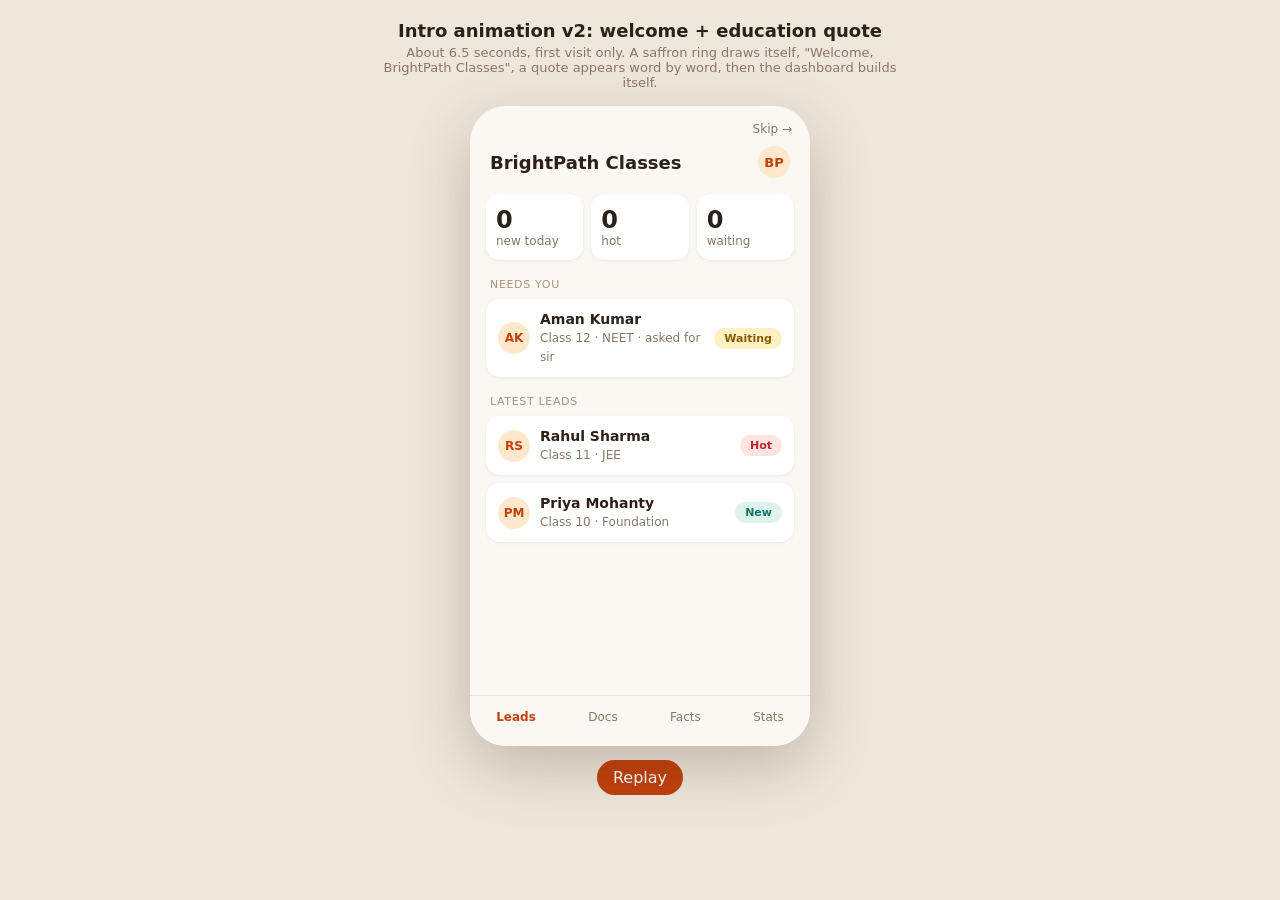
<file: docs/specs/2026-10-20-dashboard-redesign/intro-animation.html>
<!DOCTYPE html>
<html lang="en">
<head>
<meta charset="utf-8">
<meta name="viewport" content="width=device-width, initial-scale=1">
<title>Intro animation preview v2</title>
<style>
  :root { --bg: #fbf8f3; --ink: #2b2118; --muted: #8a7766; --accent: #c2410c; --soft: #ffe8cc; --card: #fff; }
  * { box-sizing: border-box; }
  body { margin: 0; background: #efe7dc; font-family: Inter, system-ui, sans-serif; color: var(--ink); display: flex; flex-direction: column; align-items: center; padding: 20px; }
  h2 { margin: 0 0 4px; font-size: 18px; } p.note { margin: 0 0 16px; color: var(--muted); font-size: 13px; text-align: center; max-width: 520px; }
  .stage { width: 340px; height: 640px; background: var(--bg); border-radius: 36px; box-shadow: 0 20px 60px rgba(60,40,20,.25); position: relative; overflow: hidden; }
  .controls { margin-top: 14px; } .controls button { font: inherit; padding: 8px 16px; border-radius: 99px; border: 0; background: var(--accent); color: #fff; cursor: pointer; }
  .skip { position: absolute; top: 16px; right: 18px; font-size: 12px; color: var(--muted); z-index: 10; }

  /* Welcome scene */
  .intro { position: absolute; inset: 0; display: flex; flex-direction: column; align-items: center; justify-content: center; padding: 0 30px; text-align: center; animation: leave .6s 5.2s forwards; }
  .glow { position: absolute; width: 260px; height: 260px; border-radius: 50%; background: radial-gradient(circle, rgba(255,186,120,.45), rgba(251,248,243,0) 70%); top: 120px; opacity: 0; animation: fadeIn 1.2s .2s forwards, breathe 3s 1.4s infinite; }
  .mark { position: relative; width: 84px; height: 84px; }
  .mark circle { fill: none; stroke: var(--accent); stroke-width: 4; stroke-linecap: round; stroke-dasharray: 240; stroke-dashoffset: 240; animation: draw 1s .2s ease-out forwards; }
  .mark path { fill: var(--accent); opacity: 0; transform-origin: 42px 42px; transform: scale(.5); animation: popIn .5s .9s forwards; }
  .hello { margin-top: 22px; font-size: 13px; letter-spacing: .14em; text-transform: uppercase; color: var(--muted); opacity: 0; animation: up .5s 1.2s forwards; }
  .name { margin-top: 6px; font-size: 26px; font-weight: 800; opacity: 0; animation: up .6s 1.4s forwards; }
  .quote { margin-top: 34px; font-family: Georgia, "Times New Roman", serif; font-size: 18px; line-height: 1.5; font-style: italic; color: #4a3a2c; }
  .quote .w { opacity: 0; display: inline-block; transform: translateY(6px); filter: blur(4px); }
  .by { margin-top: 12px; font-size: 13px; color: var(--accent); font-weight: 600; opacity: 0; }

  /* Dashboard scene */
  .dash { position: absolute; inset: 0; padding: 18px 16px; opacity: 0; animation: fadeIn .5s 5.5s forwards; }
  .top { display: flex; justify-content: space-between; align-items: center; margin: 22px 4px 16px; }
  .inst { font-weight: 800; font-size: 18px; } .avatar { width: 32px; height: 32px; border-radius: 50%; background: var(--soft); color: var(--accent); font-weight: 700; display: grid; place-items: center; font-size: 13px; }
  .stats { display: grid; grid-template-columns: repeat(3, 1fr); gap: 8px; }
  .stat { background: var(--card); border-radius: 14px; padding: 12px 10px; box-shadow: 0 1px 3px rgba(60,40,20,.08); color: var(--muted); font-size: 12px; opacity: 0; transform: translateY(10px); }
  .stat:nth-child(1) { animation: rise .4s 5.7s forwards; } .stat:nth-child(2) { animation: rise .4s 5.8s forwards; } .stat:nth-child(3) { animation: rise .4s 5.9s forwards; }
  .stat b { display: block; font-size: 24px; color: var(--ink); }
  .sec { font-size: 11px; text-transform: uppercase; letter-spacing: .06em; color: #a8937d; margin: 18px 4px 8px; opacity: 0; animation: fadeIn .3s 6.0s forwards; }
  .row { display: flex; align-items: center; gap: 10px; background: var(--card); border-radius: 14px; padding: 12px; margin-bottom: 8px; box-shadow: 0 1px 3px rgba(60,40,20,.08); opacity: 0; transform: translateY(10px); }
  .row:nth-of-type(1) { animation: rise .4s 6.1s forwards; }
  .r1 { animation: rise .4s 6.1s forwards; } .r2 { animation: rise .4s 6.25s forwards; } .r3 { animation: rise .4s 6.4s forwards; }
  .ini { width: 32px; height: 32px; border-radius: 50%; background: var(--soft); color: var(--accent); font-weight: 700; display: grid; place-items: center; flex: none; font-size: 12px; }
  .who { flex: 1; } .who b { display: block; font-size: 14px; } .who span { font-size: 12px; color: var(--muted); }
  .pill { font-size: 11px; font-weight: 700; padding: 4px 10px; border-radius: 99px; }
  .hot { background: #ffe4e1; color: #c0262d; } .wait { background: #fff1c2; color: #8a5a00; } .new { background: #dff3ec; color: #0f766e; }
  .nav { position: absolute; bottom: 0; left: 0; right: 0; display: flex; justify-content: space-around; padding: 14px 0 22px; border-top: 1px solid #efe6da; font-size: 12px; color: var(--muted); background: var(--bg); }
  .nav .on { color: var(--accent); font-weight: 700; }

  @keyframes draw { to { stroke-dashoffset: 0; } }
  @keyframes popIn { to { opacity: 1; transform: scale(1); } }
  @keyframes up { from { opacity: 0; transform: translateY(12px); } to { opacity: 1; transform: none; } }
  @keyframes word { to { opacity: 1; transform: none; filter: blur(0); } }
  @keyframes fadeIn { to { opacity: 1; } }
  @keyframes breathe { 50% { transform: scale(1.08); } }
  @keyframes leave { to { opacity: 0; transform: translateY(-30px) scale(.96); } }
  @keyframes rise { to { opacity: 1; transform: none; } }
  @media (prefers-reduced-motion: reduce) { *, *::before, *::after { animation-duration: .01s !important; animation-delay: 0s !important; } }
</style>
</head>
<body>
<h2>Intro animation v2: welcome + education quote</h2>
<p class="note">About 6.5 seconds, first visit only. A saffron ring draws itself, "Welcome, BrightPath Classes", a quote appears word by word, then the dashboard builds itself.</p>

<div class="stage" id="stage">
  <span class="skip">Skip →</span>
  <div class="intro">
    <div class="glow"></div>
    <svg class="mark" viewBox="0 0 84 84" aria-hidden="true">
      <circle cx="42" cy="42" r="38"/>
      <!-- an open book -->
      <path d="M22 30c7-2 14-1 20 3v24c-6-4-13-5-20-3zM62 30c-7-2-14-1-20 3v24c6-4 13-5 20-3z"/>
    </svg>
    <div class="hello">Welcome</div>
    <div class="name">BrightPath Classes</div>
    <div class="quote" id="quote">Education is the most powerful weapon which you can use to change the world.</div>
    <div class="by" id="by">Nelson Mandela</div>
  </div>

  <div class="dash">
    <div class="top"><span class="inst">BrightPath Classes</span><span class="avatar">BP</span></div>
    <div class="stats">
      <div class="stat"><b data-to="6">0</b>new today</div>
      <div class="stat"><b data-to="3">0</b>hot</div>
      <div class="stat"><b data-to="1">0</b>waiting</div>
    </div>
    <div class="sec">Needs you</div>
    <div class="row r1"><span class="ini">AK</span><span class="who"><b>Aman Kumar</b><span>Class 12 · NEET · asked for sir</span></span><span class="pill wait">Waiting</span></div>
    <div class="sec">Latest leads</div>
    <div class="row r2"><span class="ini">RS</span><span class="who"><b>Rahul Sharma</b><span>Class 11 · JEE</span></span><span class="pill hot">Hot</span></div>
    <div class="row r3"><span class="ini">PM</span><span class="who"><b>Priya Mohanty</b><span>Class 10 · Foundation</span></span><span class="pill new">New</span></div>
    <div class="nav"><span class="on">Leads</span><span>Docs</span><span>Facts</span><span>Stats</span></div>
  </div>
</div>

<div class="controls"><button onclick="replay()">Replay</button></div>

<script>
  function start(root) {
    const q = root.querySelector('#quote');
    q.innerHTML = q.textContent.split(' ').map((w, i) =>
      `<span class="w" style="animation: word .45s ${2.0 + i * 0.13}s forwards">${w}</span>`).join(' ');
    const words = q.textContent.split(' ').length;
    root.querySelector('#by').style.animation = `up .5s ${2.2 + words * 0.13}s forwards`;
    setTimeout(() => root.querySelectorAll('[data-to]').forEach(el => {
      const to = +el.dataset.to; let n = 0;
      const t = setInterval(() => { el.textContent = ++n; if (n >= to) clearInterval(t); }, 90);
    }), 5800);
  }
  let pristine = document.getElementById('stage').cloneNode(true);
  function replay() {
    const fresh = pristine.cloneNode(true);
    document.getElementById('stage').replaceWith(fresh); start(fresh);
  }
  start(document.getElementById('stage'));
</script>
</body>
</html>
</file>
